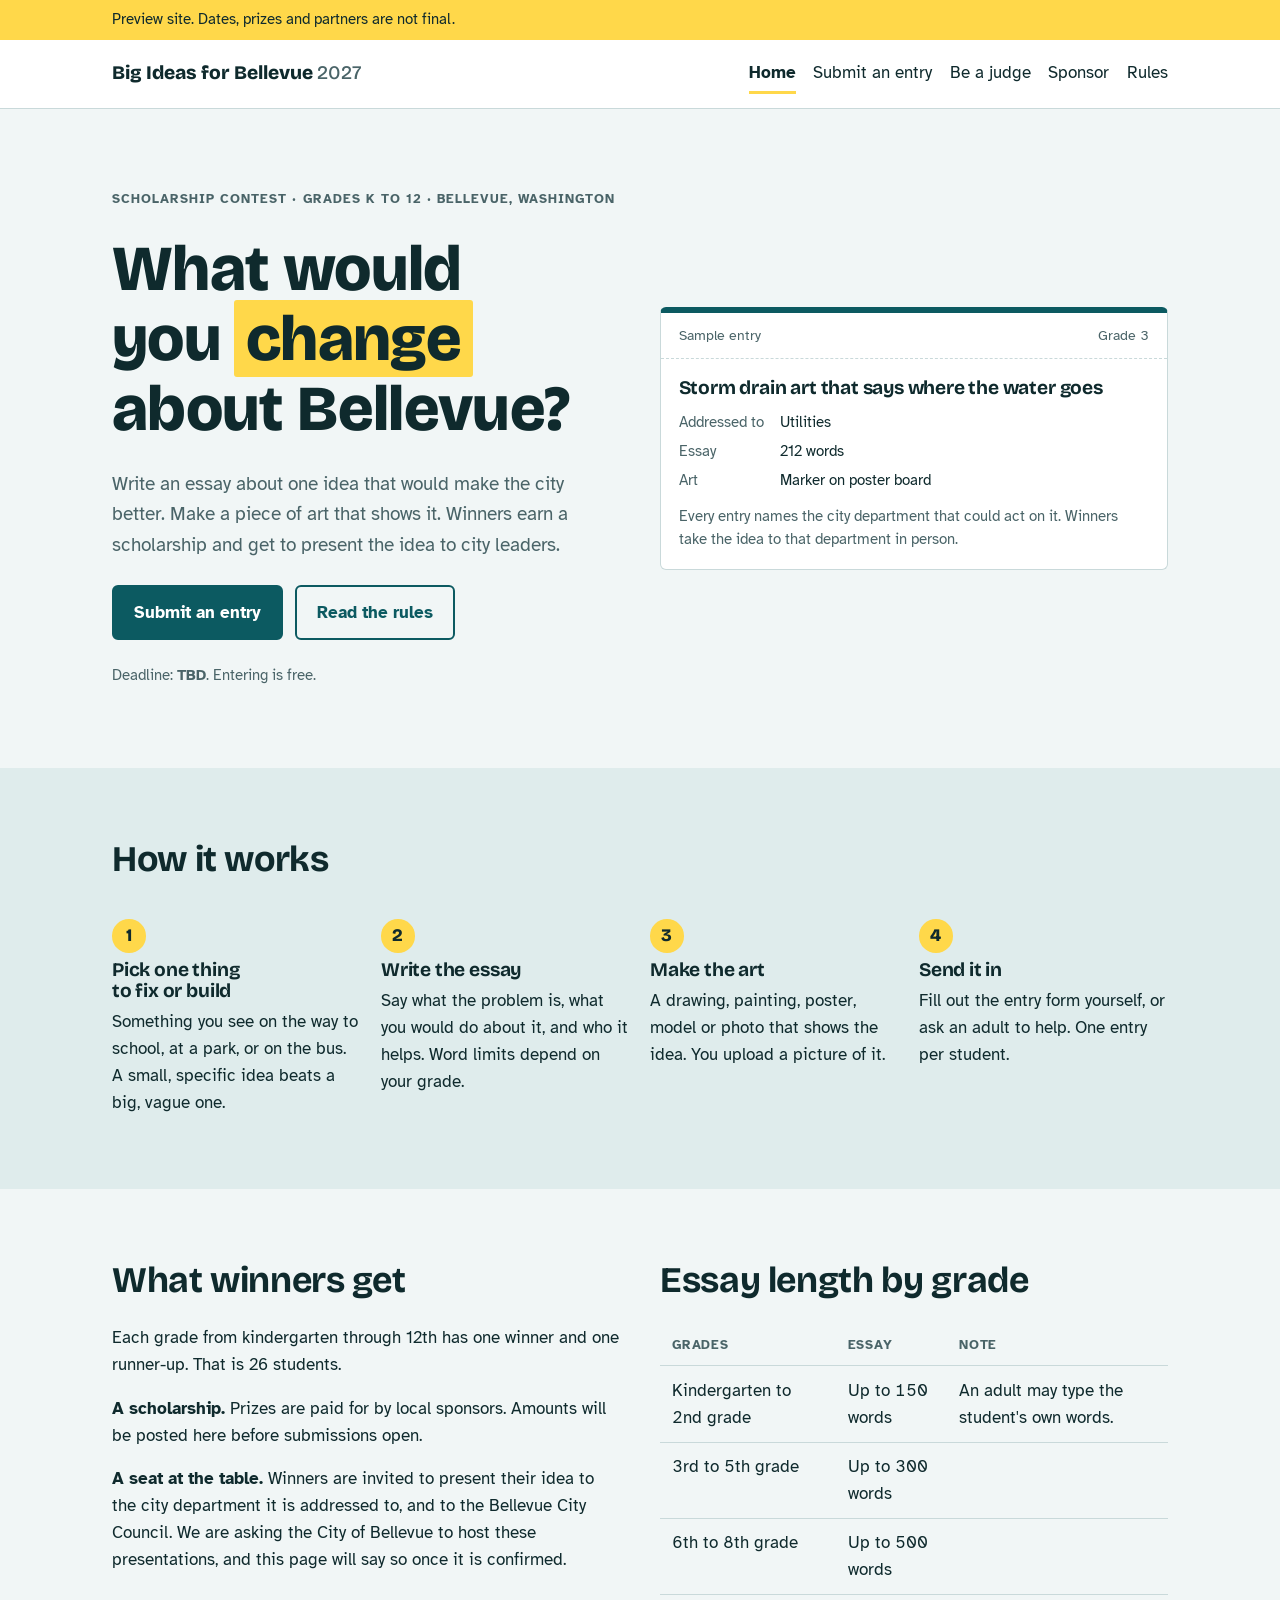
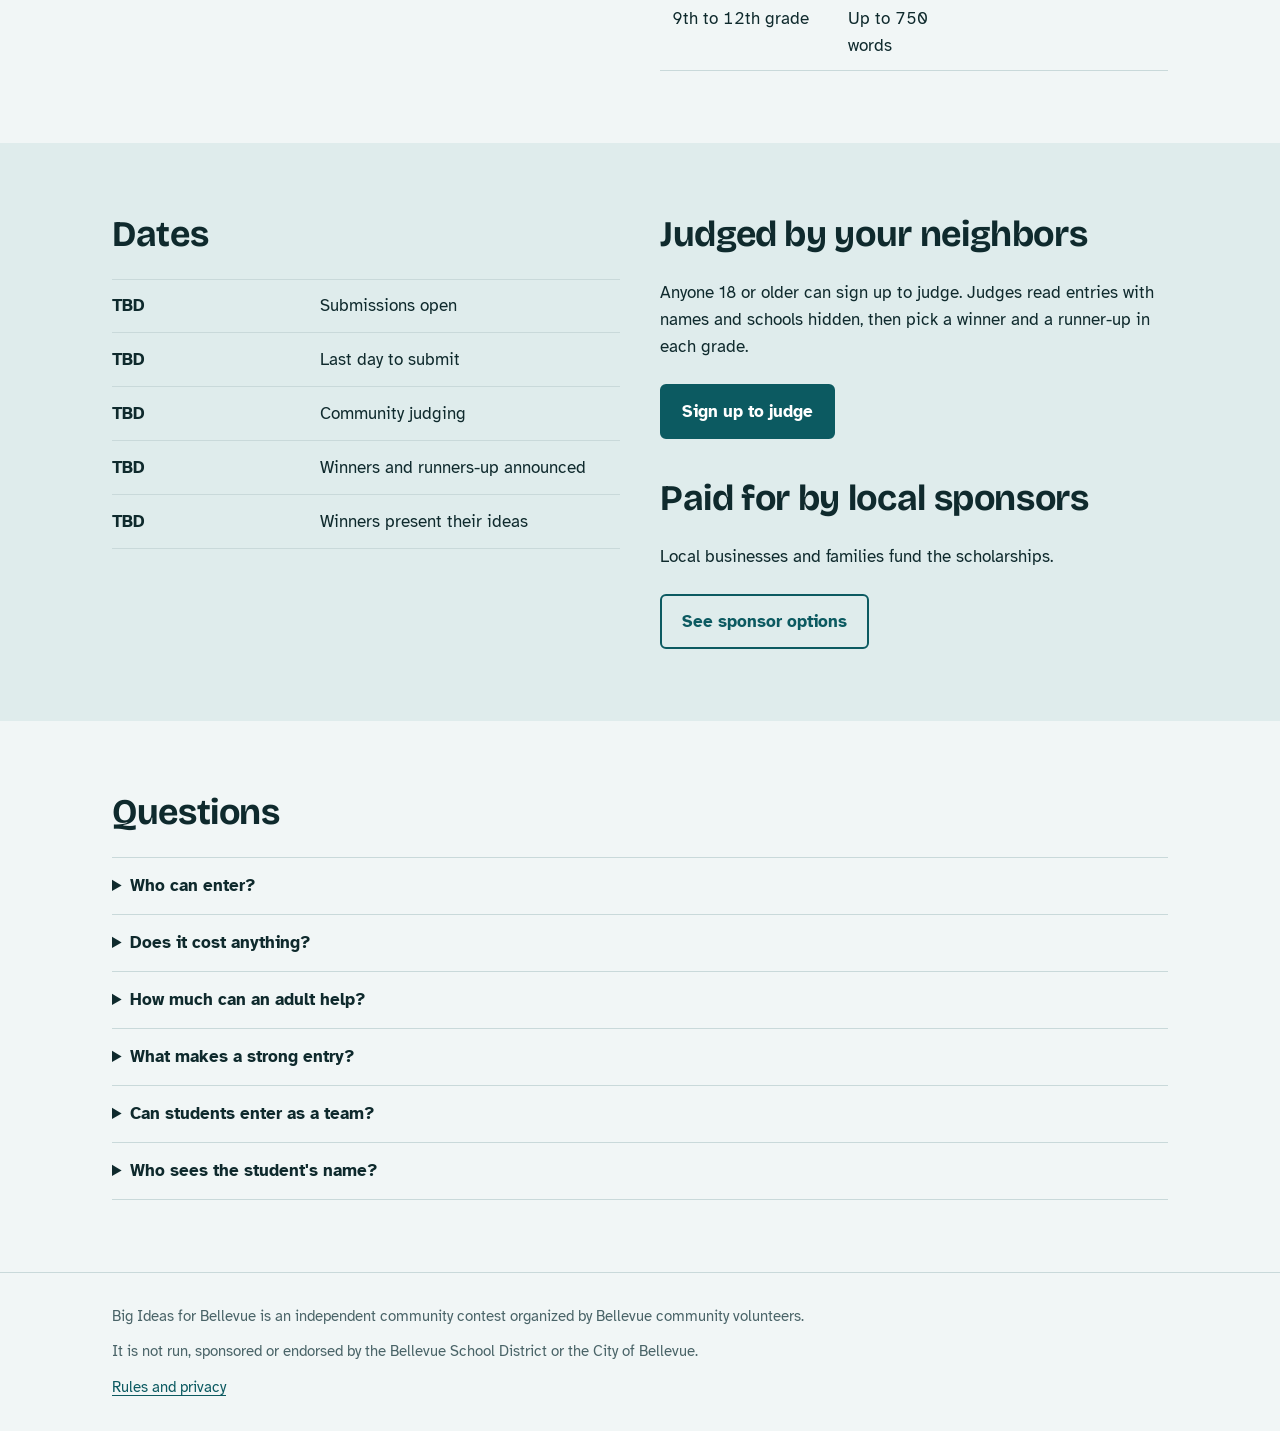
<file: index.html>
<!doctype html>
<html lang="en">
<head>
<meta charset="utf-8">
<meta name="viewport" content="width=device-width, initial-scale=1">
<title>Big Ideas for Bellevue</title>
<meta name="claude:viewport-fit-sides" content="cover">
<link rel="stylesheet" href="https://fonts.googleapis.com/css2?family=Atkinson+Hyperlegible:wght@400;700&family=Bricolage+Grotesque:opsz,wght@12..96,500..800&display=swap">
<link rel="stylesheet" href="assets/styles.css">
</head>
<body>
<div id="site-header"></div>
<main data-page="home">
<section class="hero"><div class="wrap split">
  <div class="stack">
    <p class="eyebrow">Scholarship contest · Grades K to 12 · Bellevue, Washington</p>
    <h1>What would you <span class="hl">change</span> about Bellevue?</h1>
    <p class="lede">Write an essay about one idea that would make the city better. Make a piece of art that shows it. Winners earn a scholarship and get to present the idea to city leaders.</p>
    <div class="btn-row">
      <a class="btn" href="submit.html">Submit an entry</a>
      <a class="btn ghost" href="rules.html">Read the rules</a>
    </div>
    <p class="small muted">Deadline: <strong data-date="submissionsClose"></strong>. Entering is free.</p>
  </div>
  <aside class="agenda" aria-label="Sample entry">
    <div class="agenda-head"><span>Sample entry</span><span>Grade 3</span></div>
    <div class="agenda-body">
      <h3>Storm drain art that says where the water goes</h3>
      <dl>
        <dt>Addressed to</dt><dd>Utilities</dd>
        <dt>Essay</dt><dd>212 words</dd>
        <dt>Art</dt><dd>Marker on poster board</dd>
      </dl>
      <p class="small muted">Every entry names the city department that could act on it. Winners take the idea to that department in person.</p>
    </div>
  </aside>
</div></section>

<section class="band tinted"><div class="wrap stack-lg">
  <h2>How it works</h2>
  <ol class="steps">
    <li><h3>Pick one thing to fix or build</h3><p>Something you see on the way to school, at a park, or on the bus. A small, specific idea beats a big, vague one.</p></li>
    <li><h3>Write the essay</h3><p>Say what the problem is, what you would do about it, and who it helps. Word limits depend on your grade.</p></li>
    <li><h3>Make the art</h3><p>A drawing, painting, poster, model or photo that shows the idea. You upload a picture of it.</p></li>
    <li><h3>Send it in</h3><p>Fill out the entry form yourself, or ask an adult to help. One entry per student.</p></li>
  </ol>
</div></section>

<section class="band"><div class="wrap split">
  <div class="stack">
    <h2>What winners get</h2>
    <div class="prose">
      <p>Each grade from kindergarten through 12th has one winner and one runner-up. That is 26 students.</p>
      <p><strong>A scholarship.</strong> Prizes are paid for by local sponsors. Amounts will be posted here before submissions open.</p>
      <p><strong>A seat at the table.</strong> Winners are invited to present their idea to the city department it is addressed to, and to the Bellevue City Council. We are asking the City of Bellevue to host these presentations, and this page will say so once it is confirmed.</p>
    </div>
  </div>
  <div class="stack">
    <h2>Essay length by grade</h2>
    <div class="table-scroll"><table>
      <thead><tr><th>Grades</th><th>Essay</th><th>Note</th></tr></thead>
      <tbody id="word-limits"></tbody>
    </table></div>
  </div>
</div></section>

<section class="band tinted"><div class="wrap split">
  <div class="stack">
    <h2>Dates</h2>
    <ol class="timeline" id="timeline"></ol>
  </div>
  <div class="stack-lg">
    <div class="stack">
      <h2>Judged by your neighbors</h2>
      <p>Anyone 18 or older can sign up to judge. Judges read entries with names and schools hidden, then pick a winner and a runner-up in each grade.</p>
      <div><a class="btn" href="judges.html">Sign up to judge</a></div>
    </div>
    <div class="stack">
      <h2>Paid for by local sponsors</h2>
      <p>Local businesses and families fund the scholarships.</p>
      <div><a class="btn ghost" href="sponsors.html">See sponsor options</a></div>
    </div>
  </div>
</div></section>

<section class="band"><div class="wrap stack">
  <h2>Questions</h2>
  <div>
    <details><summary>Who can enter?</summary><p>Any student in kindergarten through 12th grade who lives in Bellevue or attends a school in the Bellevue School District. Private school and homeschool students who live in Bellevue can enter too.</p></details>
    <details><summary>Does it cost anything?</summary><p>No. There is no fee to enter or to judge.</p></details>
    <details><summary>How much can an adult help?</summary><p>Adults can talk through ideas, type for a student in kindergarten through 2nd grade, take the photo of the art, and help with the entry form. The words and the art have to be the student's own. AI tools may not write the essay or make the art.</p></details>
    <details><summary>What makes a strong entry?</summary><p>A real problem, explained clearly. An idea the city could carry out. Art that helps a stranger understand it. Judges are asked to score for the grade level, so a first grader is never compared with a senior.</p></details>
    <details><summary>Can students enter as a team?</summary><p>No. Each entry comes from one student, and each student can send one entry.</p></details>
    <details><summary>Who sees the student's name?</summary><p>Only the organizers. Judges see an entry number, the grade, the essay and the art. Winners' names are published only with permission.</p></details>
  </div>
</div></section>
</main>
<div id="site-footer"></div>
<script src="assets/config.js"></script>
<script src="assets/site.js"></script>
</body>
</html>
</file>
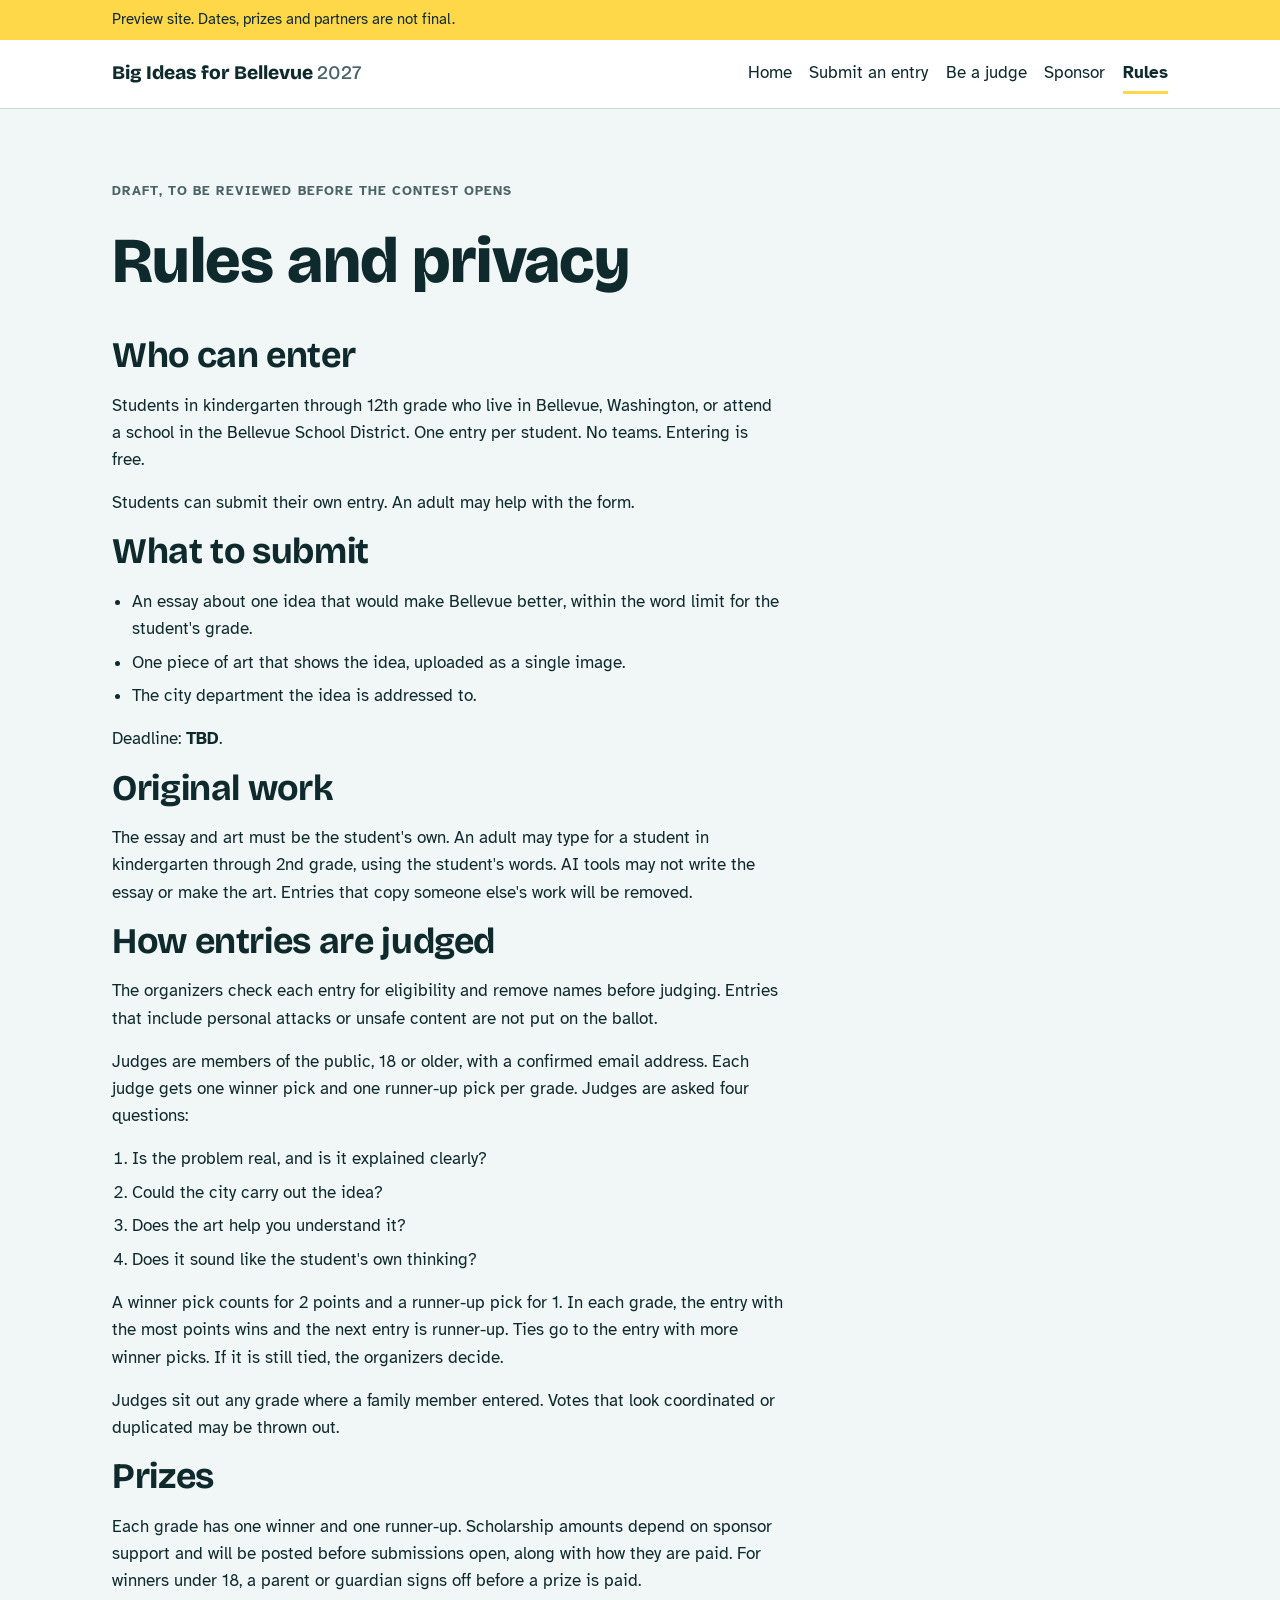
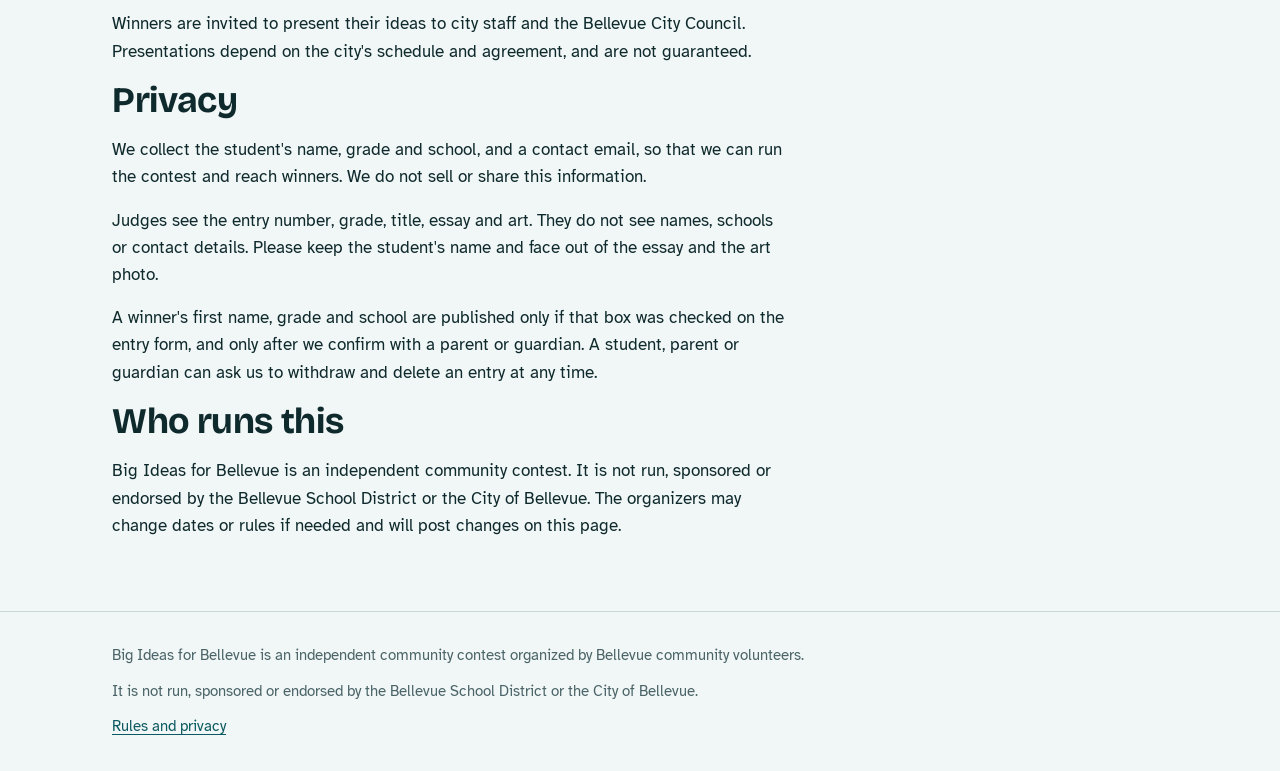
<file: rules.html>
<!doctype html>
<html lang="en">
<head>
<meta charset="utf-8">
<meta name="viewport" content="width=device-width, initial-scale=1">
<title>Rules · Big Ideas for Bellevue</title>
<meta name="claude:viewport-fit-sides" content="cover">
<link rel="stylesheet" href="https://fonts.googleapis.com/css2?family=Atkinson+Hyperlegible:wght@400;700&family=Bricolage+Grotesque:opsz,wght@12..96,500..800&display=swap">
<link rel="stylesheet" href="assets/styles.css">
</head>
<body>
<div id="site-header"></div>
<main data-page="rules">
<section class="band"><div class="wrap stack-lg">
  <div class="stack">
    <p class="eyebrow">Draft, to be reviewed before the contest opens</p>
    <h1>Rules and privacy</h1>
  </div>
  <div class="prose">
    <h2>Who can enter</h2>
    <p>Students in kindergarten through 12th grade who live in Bellevue, Washington, or attend a school in the Bellevue School District. One entry per student. No teams. Entering is free.</p>
    <p>Students can submit their own entry. An adult may help with the form.</p>

    <h2>What to submit</h2>
    <ul>
      <li>An essay about one idea that would make Bellevue better, within the word limit for the student's grade.</li>
      <li>One piece of art that shows the idea, uploaded as a single image.</li>
      <li>The city department the idea is addressed to.</li>
    </ul>
    <p>Deadline: <strong data-date="submissionsClose"></strong>.</p>

    <h2>Original work</h2>
    <p>The essay and art must be the student's own. An adult may type for a student in kindergarten through 2nd grade, using the student's words. AI tools may not write the essay or make the art. Entries that copy someone else's work will be removed.</p>

    <h2>How entries are judged</h2>
    <p>The organizers check each entry for eligibility and remove names before judging. Entries that include personal attacks or unsafe content are not put on the ballot.</p>
    <p>Judges are members of the public, 18 or older, with a confirmed email address. Each judge gets one winner pick and one runner-up pick per grade. Judges are asked four questions:</p>
    
    <ol>
      <li>Is the problem real, and is it explained clearly?</li>
      <li>Could the city carry out the idea?</li>
      <li>Does the art help you understand it?</li>
      <li>Does it sound like the student's own thinking?</li>
    </ol>
    <p>A winner pick counts for 2 points and a runner-up pick for 1. In each grade, the entry with the most points wins and the next entry is runner-up. Ties go to the entry with more winner picks. If it is still tied, the organizers decide.</p>
    <p>Judges sit out any grade where a family member entered. Votes that look coordinated or duplicated may be thrown out.</p>

    <h2>Prizes</h2>
    <p>Each grade has one winner and one runner-up. Scholarship amounts depend on sponsor support and will be posted before submissions open, along with how they are paid. For winners under 18, a parent or guardian signs off before a prize is paid.</p>
    <p>Winners are invited to present their ideas to city staff and the Bellevue City Council. Presentations depend on the city's schedule and agreement, and are not guaranteed.</p>

    <h2>Privacy</h2>
    <p>We collect the student's name, grade and school, and a contact email, so that we can run the contest and reach winners. We do not sell or share this information.</p>
    <p>Judges see the entry number, grade, title, essay and art. They do not see names, schools or contact details. Please keep the student's name and face out of the essay and the art photo.</p>
    <p>A winner's first name, grade and school are published only if that box was checked on the entry form, and only after we confirm with a parent or guardian. A student, parent or guardian can ask us to withdraw and delete an entry at any time.</p>

    <h2>Who runs this</h2>
    <p><span data-fill="name"></span> is an independent community contest. It is not run, sponsored or endorsed by the Bellevue School District or the City of Bellevue. The organizers may change dates or rules if needed and will post changes on this page.</p>
  </div>
</div></section>
</main>
<div id="site-footer"></div>
<script src="assets/config.js"></script>
<script src="assets/site.js"></script>
</body>
</html>
</file>
<file: assets/styles.css>
/* Layout: a civic notice board. Quiet lake-teal page, white sheets, and one loud thing:
   yellow marker highlight, the way a kid marks up a poster. Entries look like council agenda items. */
:root {
  --paper: #f1f6f6;
  --surface: #ffffff;
  --tint: #dfecec;
  --ink: #0f2a2d;
  --muted: #4a6468;
  --line: #c9d9da;
  --brand: #0c5a61;
  --brand-ink: #ffffff;
  --marker: #ffd84a;
  --marker-ink: #0f2a2d;
  --ok: #17703f;
  --err: #b3261e;
  --font-display: "Bricolage Grotesque", "Trebuchet MS", "Segoe UI", sans-serif;
  --font-body: "Atkinson Hyperlegible", "Segoe UI", Helvetica, Arial, sans-serif;
  --wrap: 68rem;
  --radius: 6px;
}
@media (prefers-color-scheme: dark) {
  :root:not([data-theme="light"]) {
    --paper: #0b1a1c; --surface: #12262a; --tint: #183337; --ink: #e7f1f1; --muted: #9bb3b6;
    --line: #2a464a; --brand: #62c6ce; --brand-ink: #06282b; --marker: #f2c838; --marker-ink: #0f2a2d;
    --ok: #6fd39b; --err: #ff8a80; color-scheme: dark;
  }
}
:root[data-theme="dark"] {
  --paper: #0b1a1c; --surface: #12262a; --tint: #183337; --ink: #e7f1f1; --muted: #9bb3b6;
  --line: #2a464a; --brand: #62c6ce; --brand-ink: #06282b; --marker: #f2c838; --marker-ink: #0f2a2d;
  --ok: #6fd39b; --err: #ff8a80; color-scheme: dark;
}

*, *::before, *::after { box-sizing: border-box; }
html { -webkit-text-size-adjust: 100%; }
body {
  margin: 0; background: var(--paper); color: var(--ink);
  font-family: var(--font-body); font-size: 1.0625rem; line-height: 1.6;
}
img { max-width: 100%; display: block; }
[hidden] { display: none !important; }
a { color: var(--brand); text-underline-offset: 0.18em; }
a:hover { text-decoration-thickness: 2px; }
:focus-visible { outline: 3px solid var(--marker); outline-offset: 2px; box-shadow: 0 0 0 5px var(--ink); }

h1, h2, h3 { font-family: var(--font-display); line-height: 1.1; text-wrap: balance; margin: 0; letter-spacing: -0.01em; }
h1 { font-size: clamp(2.2rem, 6vw, 4rem); font-weight: 800; }
h2 { font-size: clamp(1.6rem, 3.5vw, 2.25rem); font-weight: 700; }
h3 { font-size: 1.2rem; font-weight: 700; }
p { margin: 0; }
.lede { font-size: 1.2rem; color: var(--muted); max-width: 38rem; }
.prose { display: grid; gap: 1rem; max-width: 42rem; }
.prose ul, .prose ol { margin: 0; padding-left: 1.25rem; display: grid; gap: 0.4rem; }
.eyebrow { font-size: 0.8rem; letter-spacing: 0.08em; text-transform: uppercase; color: var(--muted); font-weight: 700; }
.hl { background: var(--marker); color: var(--marker-ink); padding: 0 0.18em; border-radius: 3px; -webkit-box-decoration-break: clone; box-decoration-break: clone; }
.muted { color: var(--muted); }
.small { font-size: 0.92rem; }

.wrap {
  max-width: var(--wrap); margin-inline: auto;
  padding-left: max(16px, env(safe-area-inset-left, 0px));
  padding-right: max(16px, env(safe-area-inset-right, 0px));
}
.band { padding-block: clamp(2.5rem, 6vw, 4.5rem); }
.band.tinted { background: var(--tint); }
.stack { display: grid; gap: 1.5rem; }
.stack-lg { display: grid; gap: 2.5rem; }
.split { display: grid; gap: 2.5rem; grid-template-columns: repeat(auto-fit, minmax(min(100%, 20rem), 1fr)); align-items: start; }
.split > * { min-width: 0; }

/* Header and footer */
.notice { background: var(--marker); color: var(--marker-ink); font-size: 0.92rem; padding-block: 0.5rem; }
.site-header { border-bottom: 1px solid var(--line); background: var(--surface); }
.site-header .wrap { display: flex; flex-wrap: wrap; align-items: center; justify-content: space-between; gap: 0.5rem 1.5rem; padding-block: 0.9rem; }
.wordmark { font-family: var(--font-display); font-weight: 800; font-size: 1.2rem; color: var(--ink); text-decoration: none; }
.wordmark span { color: var(--muted); font-weight: 500; }
.site-nav { display: flex; flex-wrap: wrap; gap: 0.25rem 1.1rem; }
.site-nav a { color: var(--ink); text-decoration: none; padding-block: 0.3rem; border-bottom: 3px solid transparent; }
.site-nav a:hover { border-bottom-color: var(--line); }
.site-nav a[aria-current="page"] { border-bottom-color: var(--marker); font-weight: 700; }
.site-footer { border-top: 1px solid var(--line); padding-block: 2rem; font-size: 0.92rem; color: var(--muted); }
.site-footer .wrap { display: grid; gap: 0.75rem; }

/* Buttons */
.btn {
  display: inline-flex; align-items: center; justify-content: center; gap: 0.5rem;
  font: inherit; font-weight: 700; text-decoration: none; cursor: pointer;
  padding: 0.75rem 1.25rem; border-radius: var(--radius); border: 2px solid var(--brand);
  background: var(--brand); color: var(--brand-ink);
}
.btn:hover { filter: brightness(1.1); }
.btn.ghost { background: transparent; color: var(--brand); }
.btn[disabled] { opacity: 0.55; cursor: not-allowed; }
.btn-row { display: flex; flex-wrap: wrap; gap: 0.75rem; }
.linkbtn { font: inherit; background: none; border: 0; padding: 0; color: var(--brand); text-decoration: underline; cursor: pointer; }

/* Hero */
.hero { padding-block: clamp(2.5rem, 7vw, 5rem); }
.hero .split { align-items: center; }

/* Agenda item: the signature element. Used for the hero sample and for ballot entries. */
.agenda { background: var(--surface); border: 1px solid var(--line); border-top: 6px solid var(--brand); border-radius: var(--radius); }
.agenda-head { display: flex; flex-wrap: wrap; justify-content: space-between; gap: 0.25rem 1rem; padding: 0.75rem 1.1rem; border-bottom: 1px dashed var(--line); font-size: 0.85rem; color: var(--muted); font-variant-numeric: tabular-nums; }
.agenda-body { padding: 1.1rem; display: grid; gap: 0.75rem; }
.agenda-body dl { margin: 0; display: grid; grid-template-columns: auto 1fr; gap: 0.3rem 1rem; font-size: 0.95rem; }
.agenda-body dt { color: var(--muted); }
.agenda-body dd { margin: 0; }

/* Steps, timeline, tables */
.steps { list-style: none; margin: 0; padding: 0; display: grid; gap: 1.25rem; grid-template-columns: repeat(auto-fit, minmax(min(100%, 14rem), 1fr)); counter-reset: step; }
.steps li { counter-increment: step; display: grid; gap: 0.4rem; align-content: start; }
.steps li::before { content: counter(step); font-family: var(--font-display); font-weight: 800; font-size: 1.1rem; width: 2.1rem; height: 2.1rem; display: grid; place-items: center; background: var(--marker); color: var(--marker-ink); border-radius: 50%; }
.timeline { list-style: none; margin: 0; padding: 0; display: grid; }
.timeline li { display: grid; grid-template-columns: minmax(8.5rem, 12rem) 1fr; gap: 1rem; padding-block: 0.8rem; border-top: 1px solid var(--line); }
.timeline li:last-child { border-bottom: 1px solid var(--line); }
.timeline .when { font-weight: 700; font-variant-numeric: tabular-nums; }
.table-scroll { overflow-x: auto; }
table { border-collapse: collapse; width: 100%; font-variant-numeric: tabular-nums; }
th, td { text-align: left; padding: 0.65rem 0.75rem; border-bottom: 1px solid var(--line); vertical-align: top; }
th { font-size: 0.8rem; letter-spacing: 0.06em; text-transform: uppercase; color: var(--muted); }
details { border-top: 1px solid var(--line); padding-block: 0.9rem; }
details:last-of-type { border-bottom: 1px solid var(--line); }
summary { cursor: pointer; font-weight: 700; }
details p { margin-top: 0.6rem; max-width: 42rem; }

/* Forms */
.sheet { background: var(--surface); border: 1px solid var(--line); border-radius: var(--radius); padding: clamp(1.1rem, 3vw, 2rem); }
form.stack { gap: 2rem; }
fieldset { border: 0; margin: 0; padding: 0; display: grid; gap: 1rem; min-width: 0; }
legend { font-family: var(--font-display); font-weight: 700; font-size: 1.25rem; padding: 0; margin-bottom: 0.25rem; }
.row { display: grid; gap: 1rem; grid-template-columns: repeat(auto-fit, minmax(min(100%, 13rem), 1fr)); }
.field { display: grid; gap: 0.35rem; min-width: 0; }
.field label, .field .label { font-weight: 700; }
.hint { font-size: 0.9rem; color: var(--muted); }
input[type="text"], input[type="email"], input[type="tel"], select, textarea {
  font: inherit; color: var(--ink); background: var(--paper); width: 100%;
  border: 1.5px solid var(--line); border-radius: var(--radius); padding: 0.65rem 0.75rem;
}
input:focus, select:focus, textarea:focus { border-color: var(--brand); }
textarea { min-height: 14rem; resize: vertical; line-height: 1.55; }
input[type="file"] { font: inherit; max-width: 100%; }
.check { display: grid; grid-template-columns: auto 1fr; gap: 0.6rem; align-items: start; }
.check input { width: 1.15rem; height: 1.15rem; margin-top: 0.25rem; accent-color: var(--brand); }
.chips { display: flex; flex-wrap: wrap; gap: 0.5rem; }
.chips label { display: inline-flex; align-items: center; gap: 0.4rem; border: 1.5px solid var(--line); border-radius: 999px; padding: 0.3rem 0.8rem; background: var(--paper); cursor: pointer; }
.chips input { accent-color: var(--brand); }
.count { font-variant-numeric: tabular-nums; font-size: 0.9rem; color: var(--muted); }
.count.over { color: var(--err); font-weight: 700; }
.art-preview { max-height: 16rem; border: 1px solid var(--line); border-radius: var(--radius); }
.hp { position: absolute; left: -9999px; }
.msg { border-radius: var(--radius); padding: 0.9rem 1rem; border: 1.5px solid var(--line); background: var(--surface); }
.msg.err { border-color: var(--err); color: var(--err); }
.msg.ok { border-color: var(--ok); }
.done { display: grid; gap: 1rem; }
.ref { font-family: ui-monospace, SFMono-Regular, Menlo, monospace; font-size: 1.3rem; font-weight: 700; letter-spacing: 0.05em; }

/* Sponsor tiers */
.tiers { display: grid; gap: 1.25rem; grid-template-columns: repeat(auto-fit, minmax(min(100%, 16rem), 1fr)); }
.tier { background: var(--surface); border: 1px solid var(--line); border-radius: var(--radius); padding: 1.25rem; display: grid; gap: 0.6rem; align-content: start; }
.tier .amount { font-family: var(--font-display); font-size: 2rem; font-weight: 800; }
.tier ul { margin: 0; padding-left: 1.1rem; display: grid; gap: 0.3rem; }
.sponsor-list { display: flex; flex-wrap: wrap; gap: 0.75rem; list-style: none; margin: 0; padding: 0; }
.sponsor-list li { border: 1px solid var(--line); background: var(--surface); border-radius: var(--radius); padding: 0.6rem 1rem; }

/* Ballot */
.grade-tabs { display: flex; flex-wrap: wrap; gap: 0.4rem; }
.grade-tabs button {
  font: inherit; font-weight: 700; min-width: 3rem; padding: 0.45rem 0.7rem; cursor: pointer;
  border: 1.5px solid var(--line); border-radius: var(--radius); background: var(--surface); color: var(--ink);
  display: inline-flex; align-items: center; gap: 0.4rem;
}
.grade-tabs button[aria-selected="true"] { border-color: var(--brand); background: var(--brand); color: var(--brand-ink); }
.dot { width: 0.6rem; height: 0.6rem; border-radius: 50%; border: 1.5px solid currentColor; }
.dot.half { background: linear-gradient(90deg, currentColor 50%, transparent 50%); }
.dot.full { background: currentColor; }
.ballot-status { display: flex; flex-wrap: wrap; justify-content: space-between; align-items: baseline; gap: 0.5rem 1.5rem; }
.entries { display: grid; gap: 1.25rem; }
.entry { display: grid; grid-template-columns: minmax(0, 15rem) minmax(0, 1fr); }
.entry.picked-1 { border-top-color: var(--marker); box-shadow: 0 0 0 3px var(--marker); }
.entry.picked-2 { box-shadow: 0 0 0 3px var(--line); }
.entry-art { background: var(--tint); display: grid; place-items: center; min-height: 11rem; border-right: 1px dashed var(--line); }
.entry-art img { width: 100%; height: 100%; max-height: 22rem; object-fit: contain; }
.entry-art .sample { color: var(--muted); font-size: 0.9rem; padding: 1rem; text-align: center; }
.essay { white-space: pre-wrap; overflow-wrap: anywhere; max-width: 44rem; }
.essay.clamp { display: -webkit-box; -webkit-line-clamp: 5; -webkit-box-orient: vertical; overflow: hidden; }
.picks { display: flex; flex-wrap: wrap; gap: 0.6rem; }
.pick { font: inherit; font-weight: 700; cursor: pointer; padding: 0.55rem 1rem; border-radius: var(--radius); border: 2px solid var(--ink); background: transparent; color: var(--ink); }
.pick[aria-pressed="true"] { background: var(--marker); color: var(--marker-ink); border-color: var(--marker-ink); }
.pick[disabled] { opacity: 0.5; cursor: not-allowed; }
@media (max-width: 40rem) {
  .entry { grid-template-columns: 1fr; }
  .entry-art { border-right: 0; border-bottom: 1px dashed var(--line); }
  .timeline li { grid-template-columns: 1fr; gap: 0.1rem; }
}
@media (prefers-reduced-motion: no-preference) { .btn, .pick, .grade-tabs button { transition: filter 0.15s, background-color 0.15s; } }
</file>
